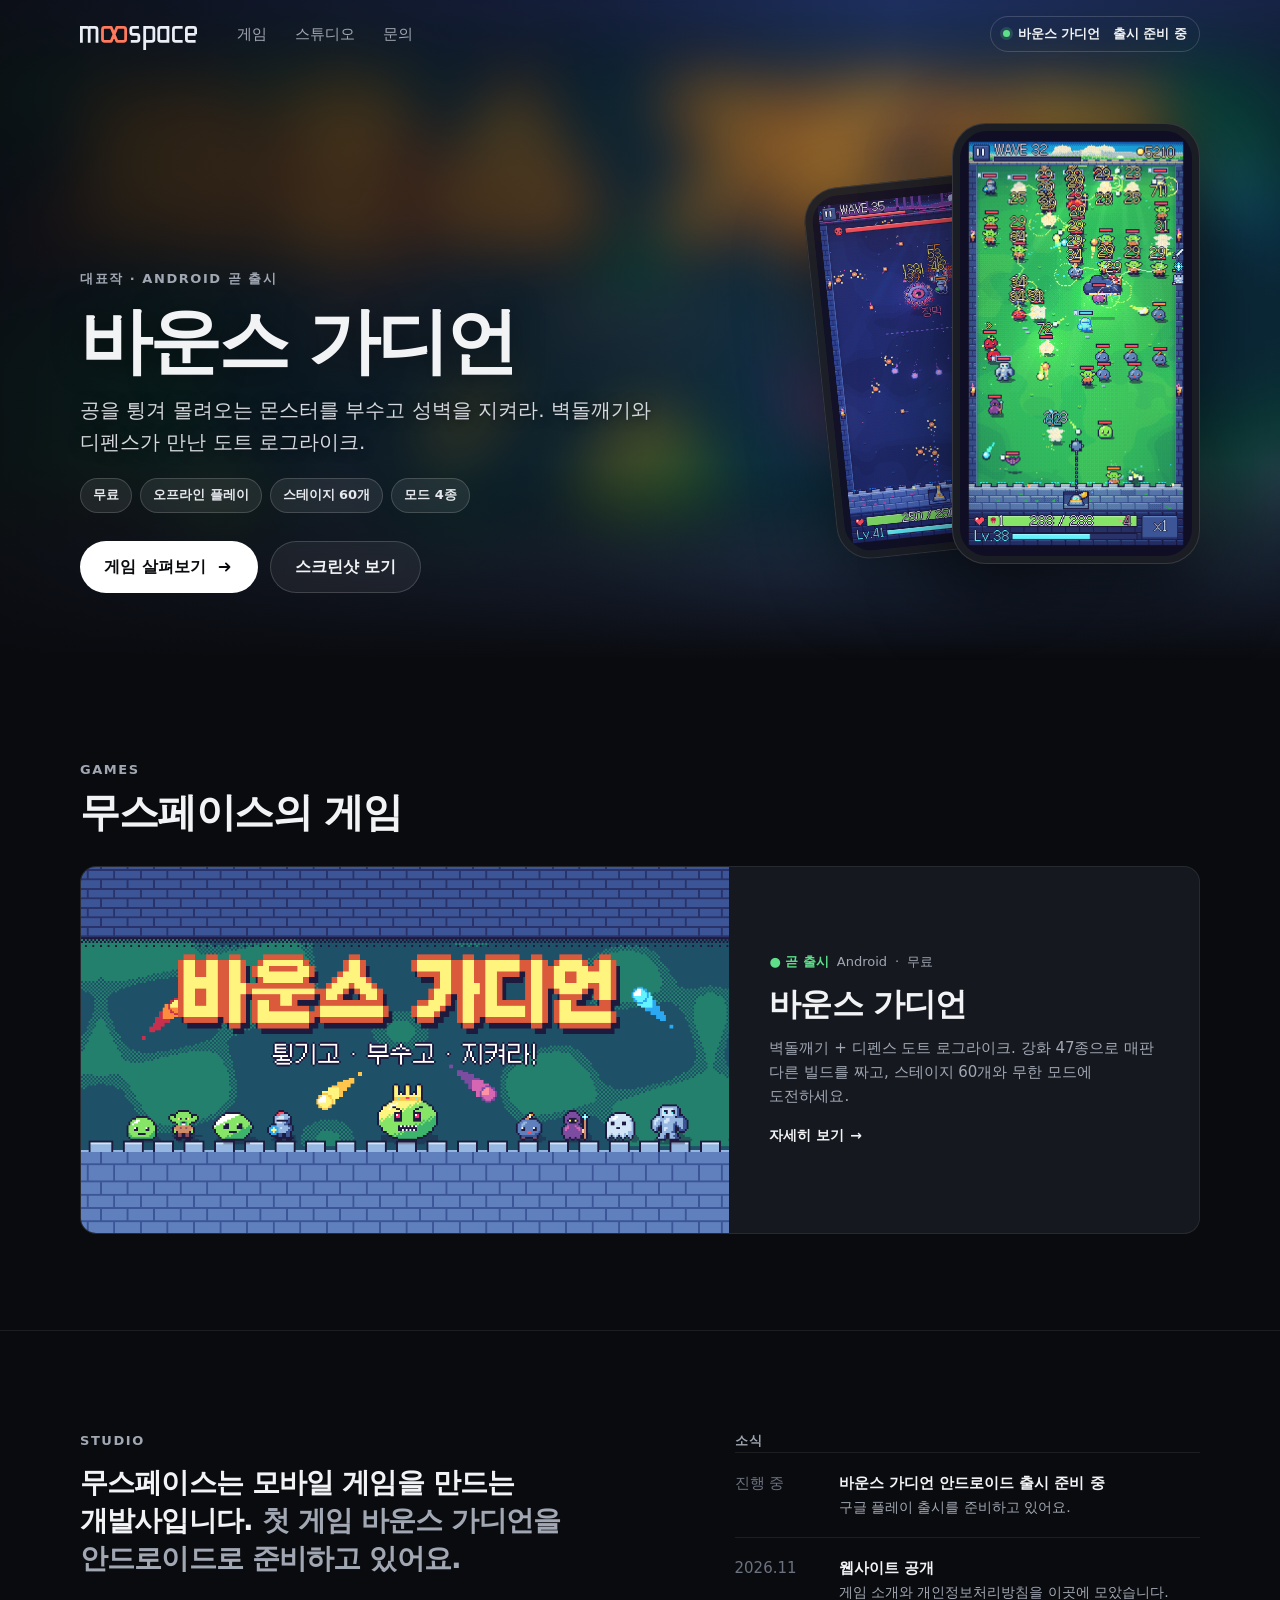
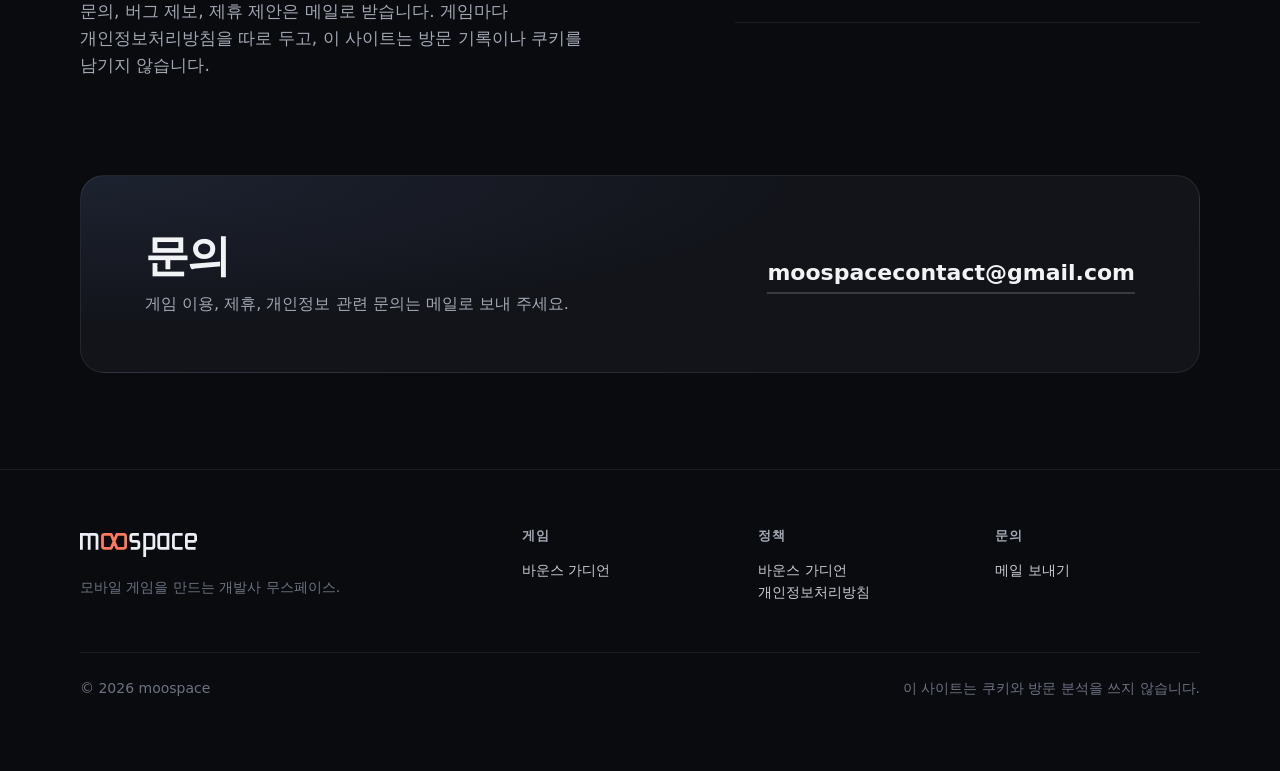
<file: index.html>
<!doctype html>
<html lang="ko">
<head>
<meta charset="utf-8">
<meta name="viewport" content="width=device-width, initial-scale=1">
<title>moospace · 무스페이스</title>
<meta name="description" content="게임 개발사 무스페이스(moospace)의 게임을 소개합니다.">
<meta name="theme-color" content="#0a0b0f">
<link rel="canonical" href="https://moul93.github.io/">
<link rel="icon" type="image/svg+xml" href="/assets/favicon.svg">
<link rel="icon" type="image/png" sizes="32x32" href="/assets/favicon-32.png">
<link rel="apple-touch-icon" href="/assets/apple-touch-icon.png">
<link rel="stylesheet" href="/assets/site.css">
<meta property="og:type" content="website">
<meta property="og:site_name" content="moospace">
<meta property="og:title" content="moospace · 무스페이스">
<meta property="og:description" content="게임 개발사 무스페이스(moospace)의 게임을 소개합니다.">
<meta property="og:url" content="https://moul93.github.io/">
<meta property="og:image" content="https://moul93.github.io/bounce-guardian/img/graphic.png">
<meta property="og:image:width" content="1024">
<meta property="og:image:height" content="578">
<meta property="og:locale" content="ko_KR">
<meta name="twitter:card" content="summary_large_image">
</head>
<body>
<header class="head">
  <div class="wrap">
    <a class="mark" href="/"><img src="/assets/moospace-wordmark.svg" width="117" height="24" alt="moospace"></a>
    <nav class="nav" aria-label="사이트">
      <a href="#games">게임</a><a href="#studio">스튜디오</a><a href="#contact">문의</a>
    </nav>
    <a class="pill" href="/bounce-guardian/"><span class="dot"></span><span class="long">바운스 가디언&nbsp;</span>출시 준비 중</a>
  </div>
</header>

<main>
  <!-- Featured game. To feature another game later, swap the images, text and links here. -->
  <section class="hero" aria-labelledby="hero-title">
    <div class="bg"><img src="/bounce-guardian/img/graphic.png" alt=""></div>
    <div class="wrap inner">
      <div>
        <span class="eyebrow">대표작 · Android 곧 출시</span>
        <h1 id="hero-title">바운스 가디언</h1>
        <p class="tag">공을 튕겨 몰려오는 몬스터를 부수고 성벽을 지켜라. 벽돌깨기와 디펜스가 만난 도트 로그라이크.</p>
        <ul class="facts-inline"><li>무료</li><li>오프라인 플레이</li><li>스테이지 60개</li><li>모드 4종</li></ul>
        <div class="cta">
          <a class="btn primary" href="/bounce-guardian/">게임 살펴보기 <svg viewBox="0 0 20 20" aria-hidden="true"><path d="M4 10h11m-4-4 4 4-4 4" fill="none" stroke="currentColor" stroke-width="2" stroke-linecap="round" stroke-linejoin="round"/></svg></a>
          <a class="btn ghost" href="/bounce-guardian/#shots">스크린샷 보기</a>
        </div>
        <div class="mobile-shot"><img src="/bounce-guardian/img/graphic.png" width="1024" height="578" alt="바운스 가디언 대표 이미지: 성벽 위로 몰려오는 슬라임 킹과 몬스터들"></div>
      </div>
      <div class="phones" aria-hidden="true">
        <div class="phone"><img src="/bounce-guardian/img/shot-1-battle.png" alt=""></div>
        <div class="phone"><img src="/bounce-guardian/img/shot-2-boss.png" alt=""></div>
      </div>
    </div>
  </section>

  <section class="section" id="games" aria-labelledby="games-title">
    <div class="wrap">
      <div class="sec-head">
        <div><span class="eyebrow">Games</span><h2 id="games-title">무스페이스의 게임</h2></div>
      </div>
      <!-- One <a class="game"> card per game, newest first. The grid lays out any number of cards
           by itself (see .shelf in /assets/site.css). Key art: 16:9 or close to it. -->
      <div class="shelf">
        <a class="game" href="/bounce-guardian/">
          <div class="art"><img src="/bounce-guardian/img/graphic.png" width="1024" height="578" alt="바운스 가디언 대표 이미지"></div>
          <div class="body">
            <div class="meta"><span class="status">● 곧 출시</span><span>Android</span><span>·</span><span>무료</span></div>
            <h3>바운스 가디언</h3>
            <p>벽돌깨기 + 디펜스 도트 로그라이크. 강화 47종으로 매판 다른 빌드를 짜고, 스테이지 60개와 무한 모드에 도전하세요.</p>
            <span class="go">자세히 보기 <span>→</span></span>
          </div>
        </a>
      </div>
    </div>
  </section>

  <section class="section" id="studio" aria-labelledby="studio-title">
    <div class="wrap studio">
      <div>
        <span class="eyebrow">Studio</span>
        <h2 class="lead" id="studio-title">무스페이스는 모바일 게임을 만드는 개발사입니다. <em>첫 게임 바운스 가디언을 안드로이드로 준비하고 있어요.</em></h2>
        <p>문의, 버그 제보, 제휴 제안은 메일로 받습니다. 게임마다 개인정보처리방침을 따로 두고, 이 사이트는 방문 기록이나 쿠키를 남기지 않습니다.</p>
      </div>
      <div>
        <span class="eyebrow">소식</span>
        <ul class="news">
          <li><span class="when">진행 중</span><div><b>바운스 가디언 안드로이드 출시 준비 중</b><span>구글 플레이 출시를 준비하고 있어요.</span></div></li>
          <li><time datetime="2026-11">2026.11</time><div><b>웹사이트 공개</b><span>게임 소개와 개인정보처리방침을 이곳에 모았습니다.</span></div></li>
        </ul>
      </div>
    </div>
  </section>

  <section class="wrap" id="contact" aria-labelledby="contact-title">
    <div class="contact">
      <div><h2 id="contact-title">문의</h2><p>게임 이용, 제휴, 개인정보 관련 문의는 메일로 보내 주세요.</p></div>
      <a class="mail" href="mailto:moospacecontact@gmail.com">moospacecontact@gmail.com</a>
    </div>
  </section>
</main>

<footer class="foot">
  <div class="wrap">
    <div class="grid">
      <div class="brand-col">
        <a class="mark" href="/"><img src="/assets/moospace-wordmark.svg" width="117" height="24" alt="moospace"></a>
        <p>모바일 게임을 만드는 개발사 무스페이스.</p>
      </div>
      <div><h4>게임</h4><ul><li><a href="/bounce-guardian/">바운스 가디언</a></li></ul></div>
      <div><h4>정책</h4><ul><li><a href="/bounce-guardian/privacy.html">바운스 가디언 개인정보처리방침</a></li></ul></div>
      <div><h4>문의</h4><ul><li><a href="mailto:moospacecontact@gmail.com">메일 보내기</a></li></ul></div>
    </div>
    <div class="copy"><span>© 2026 moospace</span><span>이 사이트는 쿠키와 방문 분석을 쓰지 않습니다.</span></div>
  </div>
</footer>
</body>
</html>
</file>
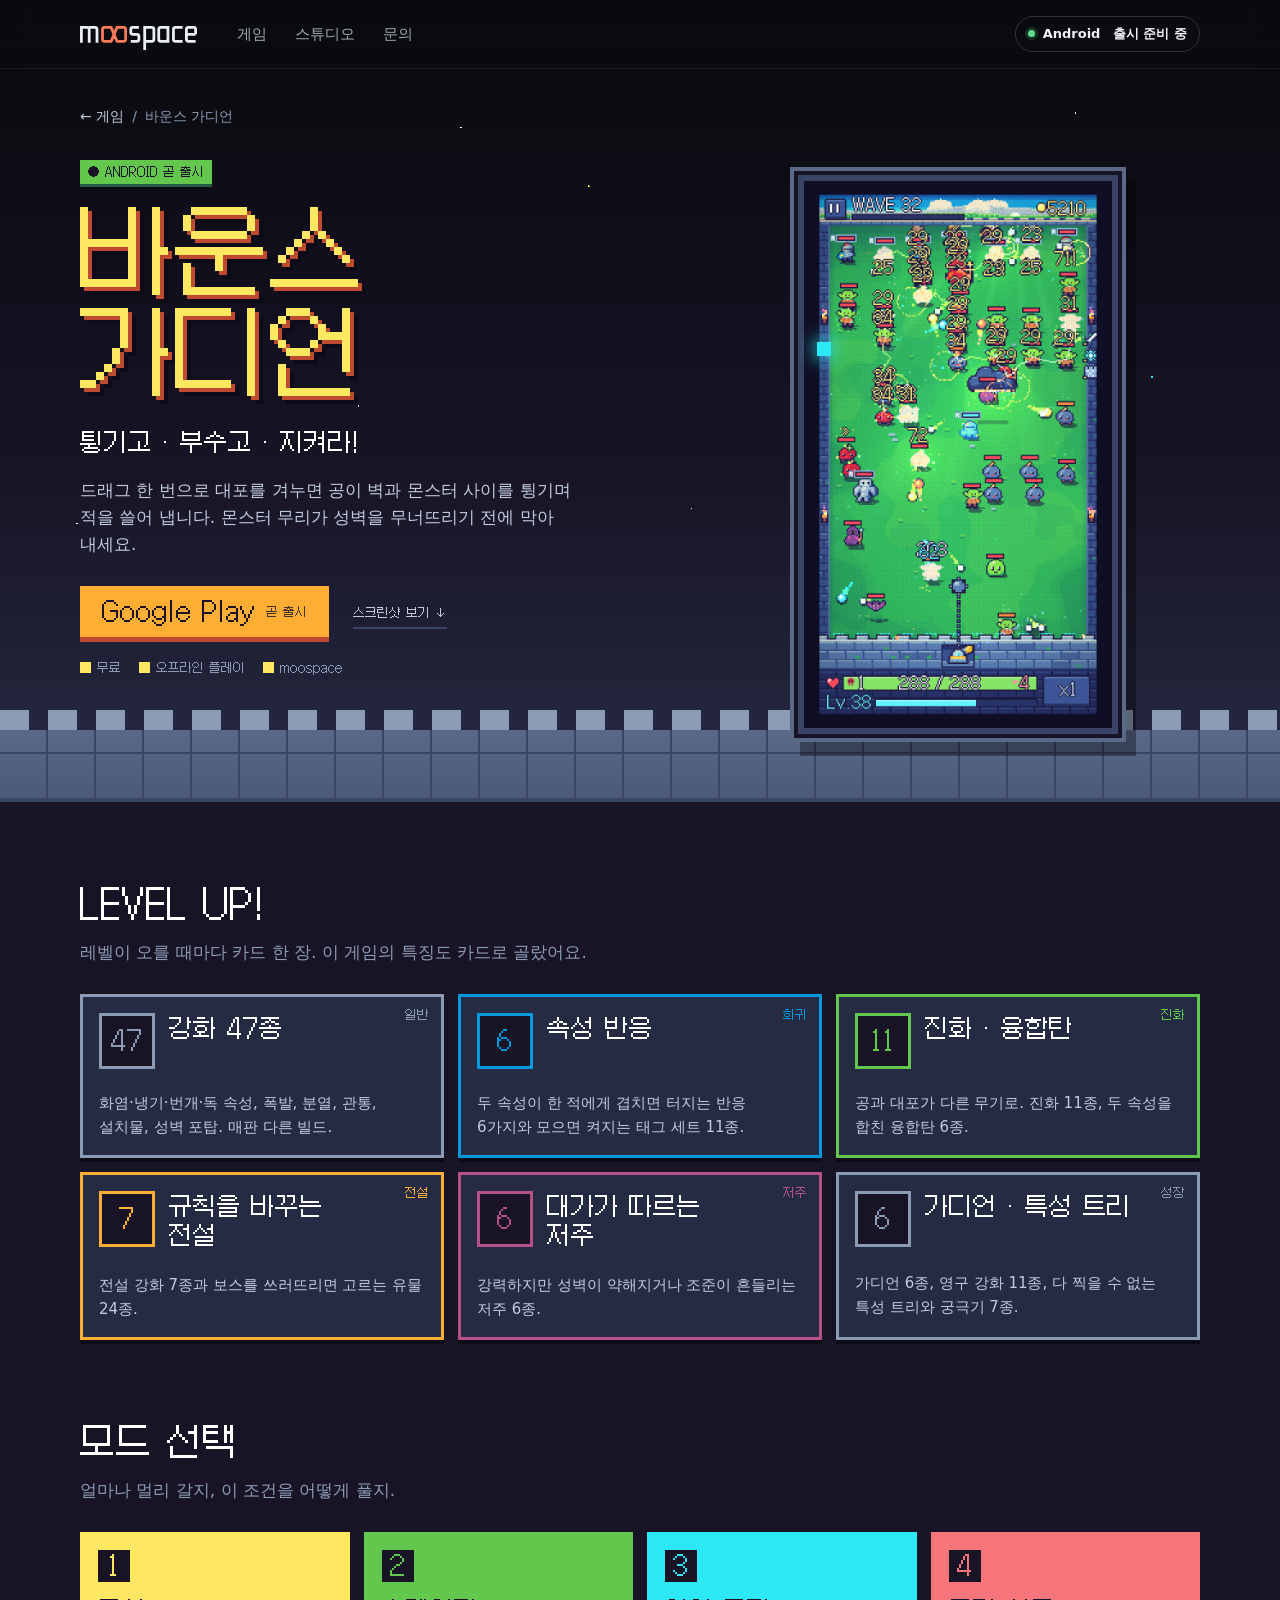
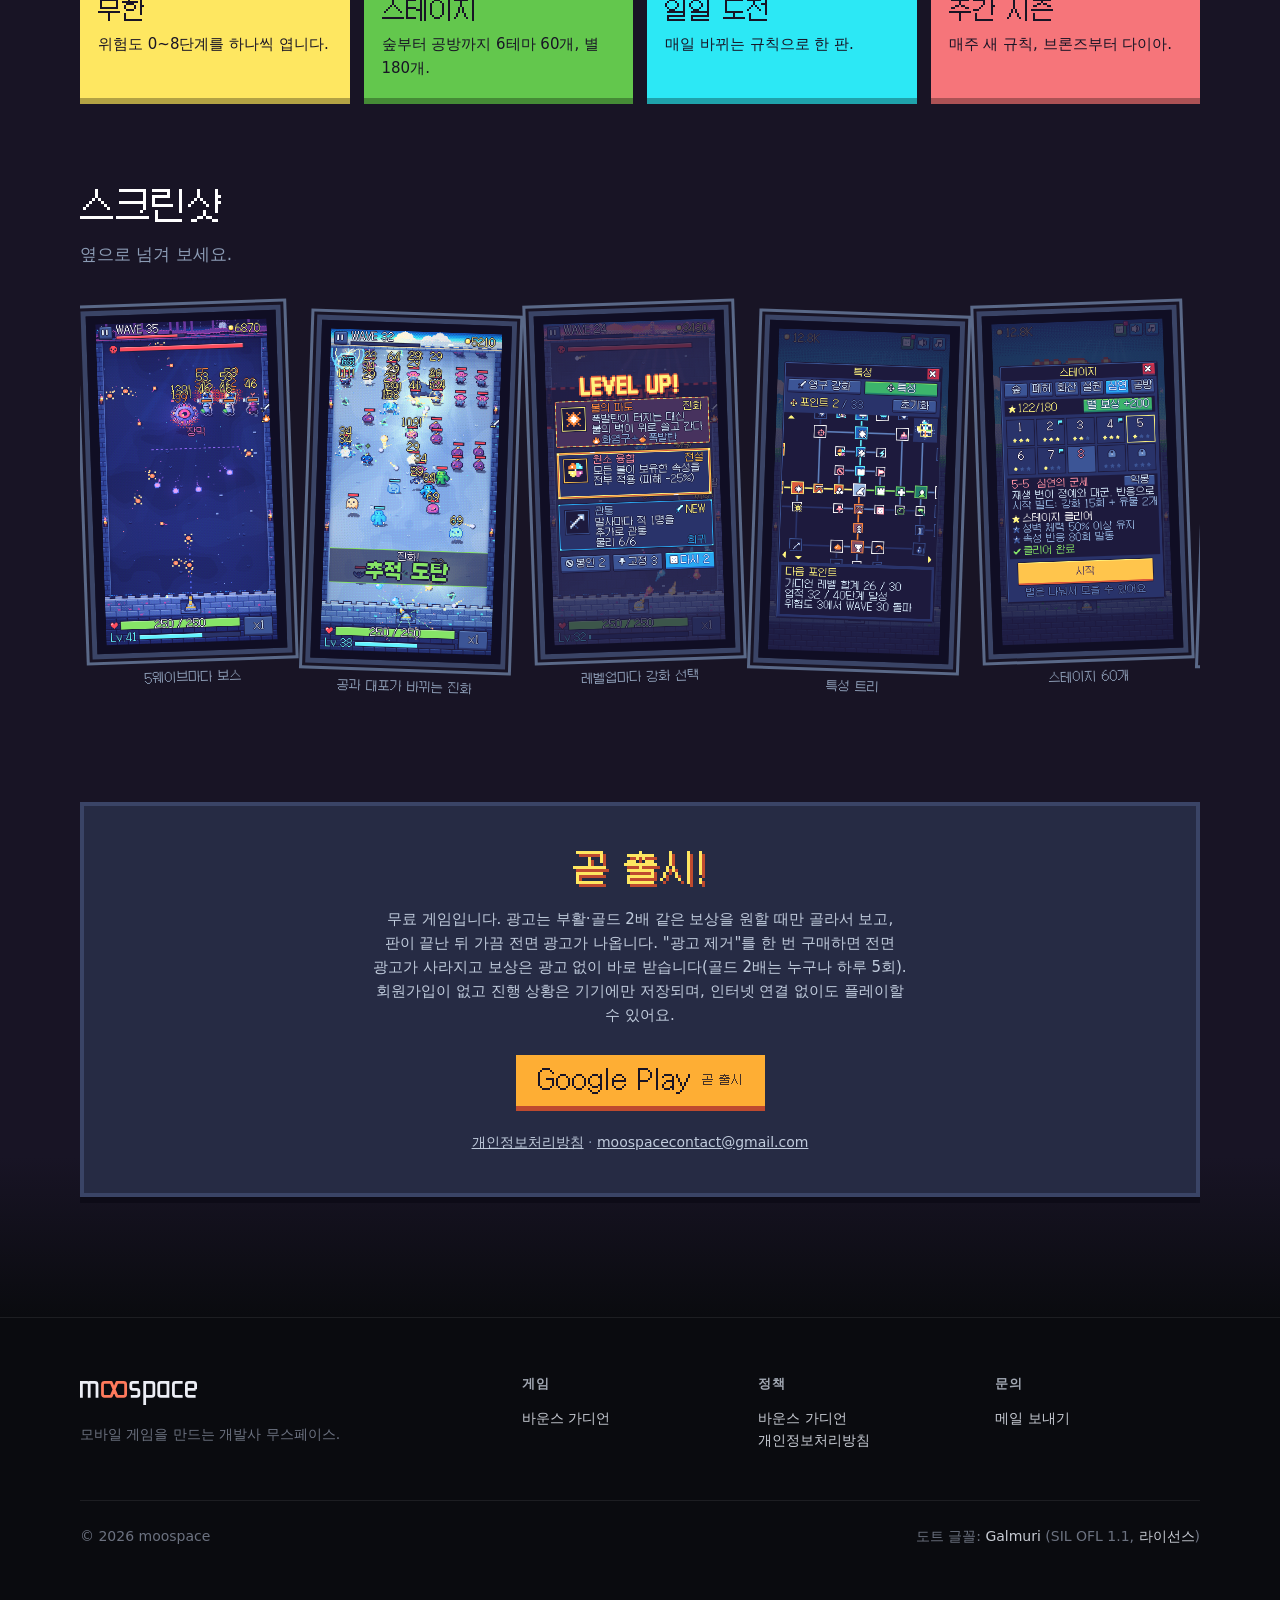
<file: bounce-guardian/index.html>
<!doctype html>
<html lang="ko">
<head>
<meta charset="utf-8">
<meta name="viewport" content="width=device-width, initial-scale=1">
<title>바운스 가디언 · 벽돌깨기 + 디펜스 도트 로그라이크</title>
<meta name="description" content="공을 튕겨 몰려오는 몬스터를 부수고 성벽을 지켜라! 벽돌깨기와 디펜스가 만난 도트 로그라이크.">
<meta name="theme-color" content="#0a0b0f">
<link rel="canonical" href="https://moul93.github.io/bounce-guardian/">
<link rel="icon" type="image/png" href="/bounce-guardian/img/icon-80.png">
<link rel="apple-touch-icon" href="/bounce-guardian/img/icon-160.png">
<link rel="preload" href="/bounce-guardian/fonts/Galmuri11.woff2" as="font" type="font/woff2" crossorigin>
<link rel="stylesheet" href="/assets/site.css">
<link rel="stylesheet" href="/bounce-guardian/game.css">
<meta property="og:type" content="website">
<meta property="og:site_name" content="moospace">
<meta property="og:title" content="바운스 가디언">
<meta property="og:description" content="공을 튕겨 몰려오는 몬스터를 부수고 성벽을 지켜라! 벽돌깨기와 디펜스가 만난 도트 로그라이크.">
<meta property="og:url" content="https://moul93.github.io/bounce-guardian/">
<meta property="og:image" content="https://moul93.github.io/bounce-guardian/img/graphic.png">
<meta property="og:image:width" content="1024">
<meta property="og:image:height" content="578">
<meta property="og:image:alt" content="바운스 가디언 대표 이미지">
<meta property="og:locale" content="ko_KR">
<meta name="twitter:card" content="summary_large_image">
</head>
<body>
<header class="head solid">
  <div class="wrap">
    <a class="mark" href="/"><img src="/assets/moospace-wordmark.svg" width="117" height="24" alt="moospace"></a>
    <nav class="nav" aria-label="사이트"><a href="/#games">게임</a><a href="/#studio">스튜디오</a><a href="/#contact">문의</a></nav>
    <a class="pill" href="#play"><span class="dot"></span><span class="long">Android&nbsp;</span>출시 준비 중</a>
  </div>
</header>

<main class="bg">
  <section class="sky">
    <div class="wrap">
      <p class="crumb"><a href="/">← 게임</a><span>/</span><span>바운스 가디언</span></p>
      <div class="grid">
        <div>
          <span class="badge">● ANDROID 곧 출시</span>
          <h1>바운스<br>가디언</h1>
          <p class="sub">튕기고 · 부수고 · 지켜라!</p>
          <p class="desc">드래그 한 번으로 대포를 겨누면 공이 벽과 몬스터 사이를 튕기며 적을 쓸어 냅니다. 몬스터 무리가 성벽을 무너뜨리기 전에 막아 내세요.</p>
          <div class="pbtns" id="play">
            <!-- GOOGLE PLAY: before launch this is a "coming soon" placeholder (not a link).
                 After launch replace the <span> with the official badge, unchanged and localized (Korean),
                 at least 28px tall with clear space of 1/4 of its height, linked to the store page:
                 <a href="https://play.google.com/store/apps/details?id=com.moospace.bounceguardian"><img src="/bounce-guardian/img/google-play-badge.png" alt="Google Play에서 다운로드" height="56"></a>
                 Badge files and rules: https://partnermarketinghub.withgoogle.com/brands/google-play/google-play/lockups-icons-badges/
                 Do the same in the "곧 출시!" block below. See site/README.md. -->
            <span class="pbtn" aria-disabled="true">Google Play <small>곧 출시</small></span>
            <a class="jump" href="#shots">스크린샷 보기 ↓</a>
          </div>
          <ul class="facts"><li>무료</li><li>오프라인 플레이</li><li>moospace</li></ul>
        </div>
        <div class="arena" aria-hidden="true">
          <span class="ball"></span>
          <div class="pframe"><img src="/bounce-guardian/img/shot-1-battle.png" alt=""></div>
        </div>
      </div>
    </div>
    <div class="wall" aria-hidden="true"></div>
  </section>

  <div class="wrap">
    <section class="gs" aria-labelledby="f-title">
      <h2 id="f-title">LEVEL UP!</h2>
      <p class="lead">레벨이 오를 때마다 카드 한 장. 이 게임의 특징도 카드로 골랐어요.</p>
      <div class="cards">
        <div class="lv"><div class="ic">47</div><span class="rar">일반</span><h3>강화 47종</h3><p>화염·냉기·번개·독 속성, 폭발, 분열, 관통, 설치물, 성벽 포탑. 매판 다른 빌드.</p></div>
        <div class="lv rare"><div class="ic">6</div><span class="rar">희귀</span><h3>속성 반응</h3><p>두 속성이 한 적에게 겹치면 터지는 반응 6가지와 모으면 켜지는 태그 세트 11종.</p></div>
        <div class="lv evo"><div class="ic">11</div><span class="rar">진화</span><h3>진화 · 융합탄</h3><p>공과 대포가 다른 무기로. 진화 11종, 두 속성을 합친 융합탄 6종.</p></div>
        <div class="lv legend"><div class="ic">7</div><span class="rar">전설</span><h3>규칙을 바꾸는 전설</h3><p>전설 강화 7종과 보스를 쓰러뜨리면 고르는 유물 24종.</p></div>
        <div class="lv curse"><div class="ic">6</div><span class="rar">저주</span><h3>대가가 따르는 저주</h3><p>강력하지만 성벽이 약해지거나 조준이 흔들리는 저주 6종.</p></div>
        <div class="lv"><div class="ic">6</div><span class="rar">성장</span><h3>가디언 · 특성 트리</h3><p>가디언 6종, 영구 강화 11종, 다 찍을 수 없는 특성 트리와 궁극기 7종.</p></div>
      </div>
    </section>

    <section class="gs" aria-labelledby="m-title">
      <h2 id="m-title">모드 선택</h2>
      <p class="lead">얼마나 멀리 갈지, 이 조건을 어떻게 풀지.</p>
      <div class="modes">
        <div class="mode" style="--c:#fee761"><b>1</b><h3>무한</h3><p>위험도 0~8단계를 하나씩 엽니다.</p></div>
        <div class="mode" style="--c:#63c74d"><b>2</b><h3>스테이지</h3><p>숲부터 공방까지 6테마 60개, 별 180개.</p></div>
        <div class="mode" style="--c:#2ce8f5"><b>3</b><h3>일일 도전</h3><p>매일 바뀌는 규칙으로 한 판.</p></div>
        <div class="mode" style="--c:#f6757a"><b>4</b><h3>주간 시즌</h3><p>매주 새 규칙, 브론즈부터 다이아.</p></div>
      </div>
    </section>

    <section class="gs" id="shots" aria-labelledby="s-title">
      <h2 id="s-title">스크린샷</h2>
      <p class="lead">옆으로 넘겨 보세요.</p>
      <div class="shots">
        <figure><div class="pframe"><img src="/bounce-guardian/img/shot-2-boss.png" width="720" height="1280" alt="보스전: 심연의 공허의 눈"></div><figcaption>5웨이브마다 보스</figcaption></figure>
        <figure><div class="pframe"><img src="/bounce-guardian/img/shot-7-evolution.png" width="720" height="1280" alt="진화 획득 연출" loading="lazy"></div><figcaption>공과 대포가 바뀌는 진화</figcaption></figure>
        <figure><div class="pframe"><img src="/bounce-guardian/img/shot-3-levelup.png" width="720" height="1280" alt="레벨업 강화 카드: 진화·전설·희귀" loading="lazy"></div><figcaption>레벨업마다 강화 선택</figcaption></figure>
        <figure><div class="pframe"><img src="/bounce-guardian/img/shot-4-tree.png" width="720" height="1280" alt="특성 트리 화면" loading="lazy"></div><figcaption>특성 트리</figcaption></figure>
        <figure><div class="pframe"><img src="/bounce-guardian/img/shot-5-stages.png" width="720" height="1280" alt="스테이지 목록 화면" loading="lazy"></div><figcaption>스테이지 60개</figcaption></figure>
        <figure><div class="pframe"><img src="/bounce-guardian/img/shot-8-guardian.png" width="720" height="1280" alt="가디언 목록 화면" loading="lazy"></div><figcaption>가디언 6종</figcaption></figure>
        <figure><div class="pframe"><img src="/bounce-guardian/img/shot-6-home.png" width="720" height="1280" alt="홈 화면" loading="lazy"></div><figcaption>홈</figcaption></figure>
      </div>
    </section>

    <section class="final" aria-labelledby="p-title">
      <h2 id="p-title">곧 출시!</h2>
      <p>무료 게임입니다. 광고는 부활·골드 2배 같은 보상을 원할 때만 골라서 보고, 판이 끝난 뒤 가끔 전면 광고가 나옵니다. "광고 제거"를 한 번 구매하면 전면 광고가 사라지고 보상은 광고 없이 바로 받습니다(골드 2배는 누구나 하루 5회). 회원가입이 없고 진행 상황은 기기에만 저장되며, 인터넷 연결 없이도 플레이할 수 있어요.</p>
      <!-- GOOGLE PLAY: replace with the official badge after launch (see the comment at the top) -->
      <div class="pbtns"><span class="pbtn" aria-disabled="true">Google Play <small>곧 출시</small></span></div>
      <p class="fine"><a href="/bounce-guardian/privacy.html">개인정보처리방침</a> · <a href="mailto:moospacecontact@gmail.com">moospacecontact@gmail.com</a></p>
    </section>
    <div class="tail"></div>
  </div>
</main>

<footer class="foot">
  <div class="wrap">
    <div class="grid">
      <div class="brand-col">
        <a class="mark" href="/"><img src="/assets/moospace-wordmark.svg" width="117" height="24" alt="moospace"></a>
        <p>모바일 게임을 만드는 개발사 무스페이스.</p>
      </div>
      <div><h4>게임</h4><ul><li><a href="/bounce-guardian/">바운스 가디언</a></li></ul></div>
      <div><h4>정책</h4><ul><li><a href="/bounce-guardian/privacy.html">바운스 가디언 개인정보처리방침</a></li></ul></div>
      <div><h4>문의</h4><ul><li><a href="mailto:moospacecontact@gmail.com">메일 보내기</a></li></ul></div>
    </div>
    <div class="copy"><span>© 2026 moospace</span><span>도트 글꼴: <a href="https://github.com/quiple/galmuri">Galmuri</a> (SIL OFL 1.1, <a href="/bounce-guardian/fonts/OFL.txt">라이선스</a>)</span></div>
  </div>
</footer>
</body>
</html>
</file>
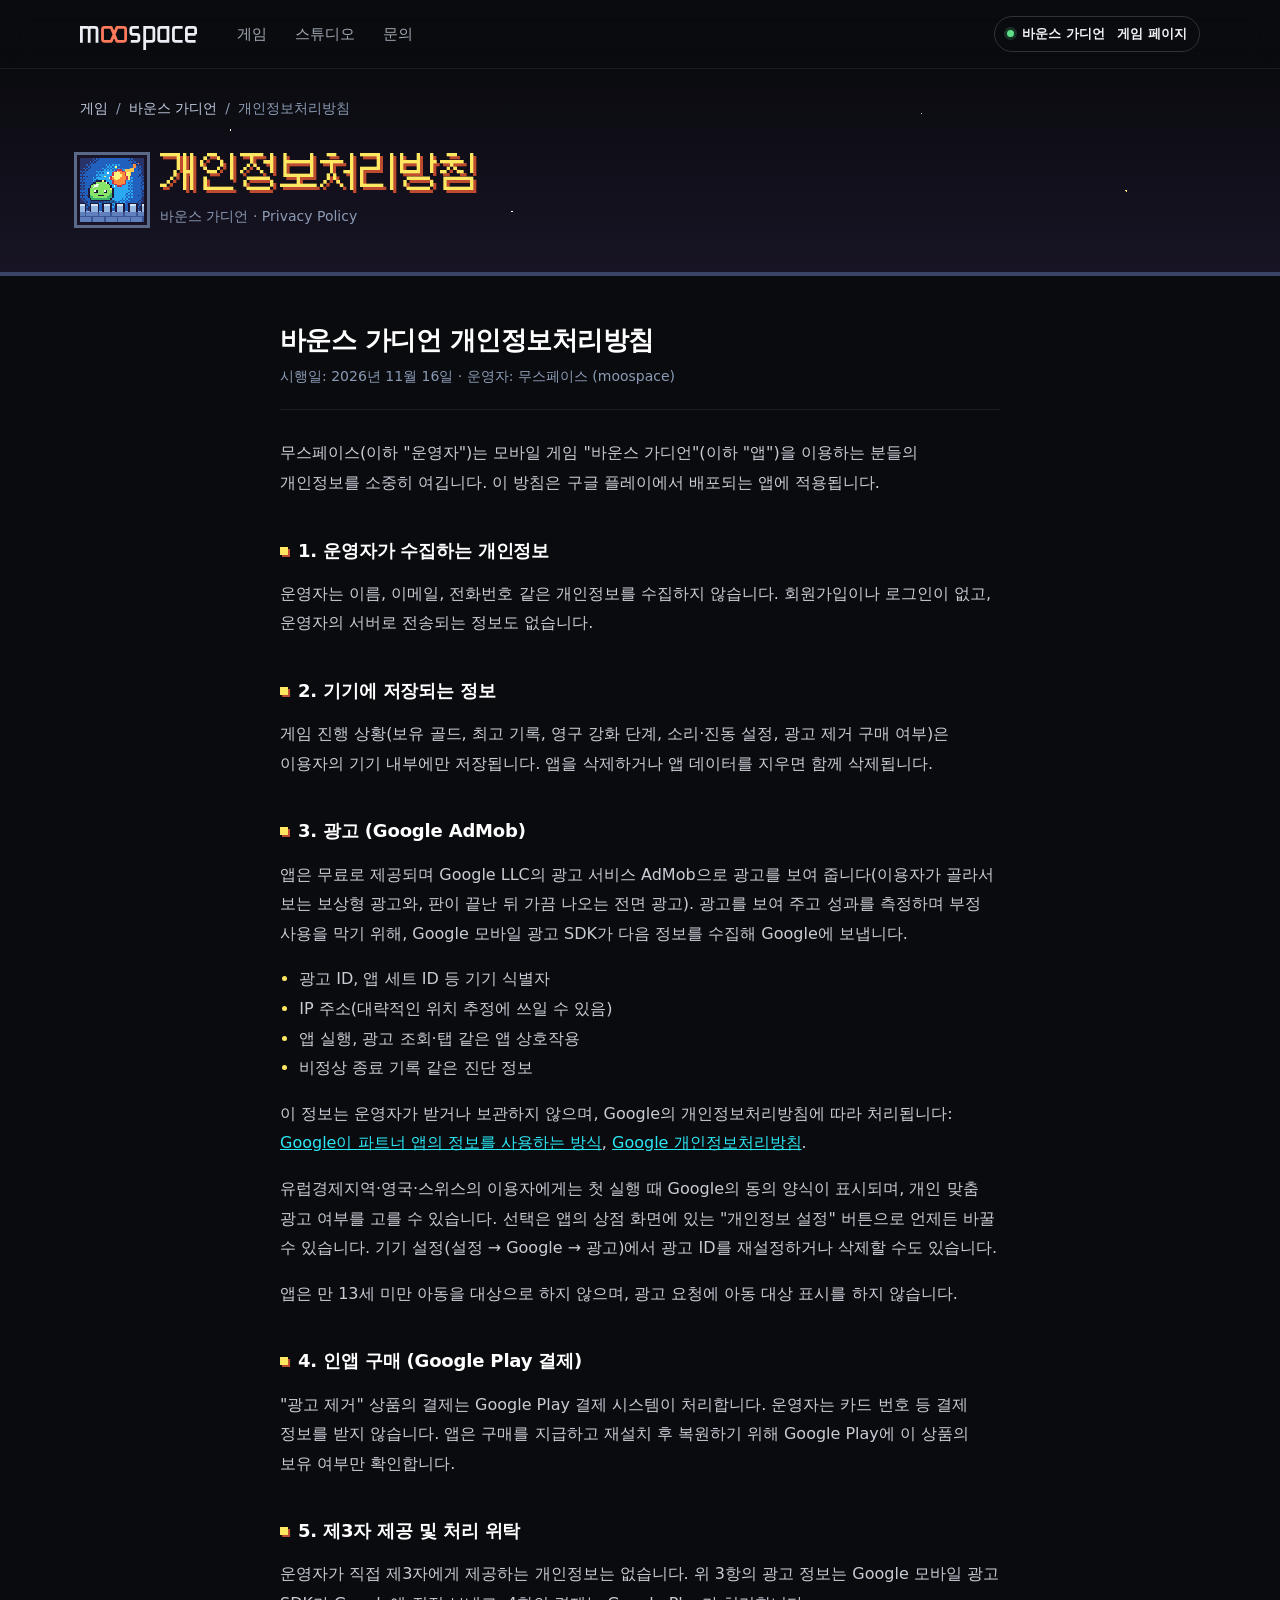
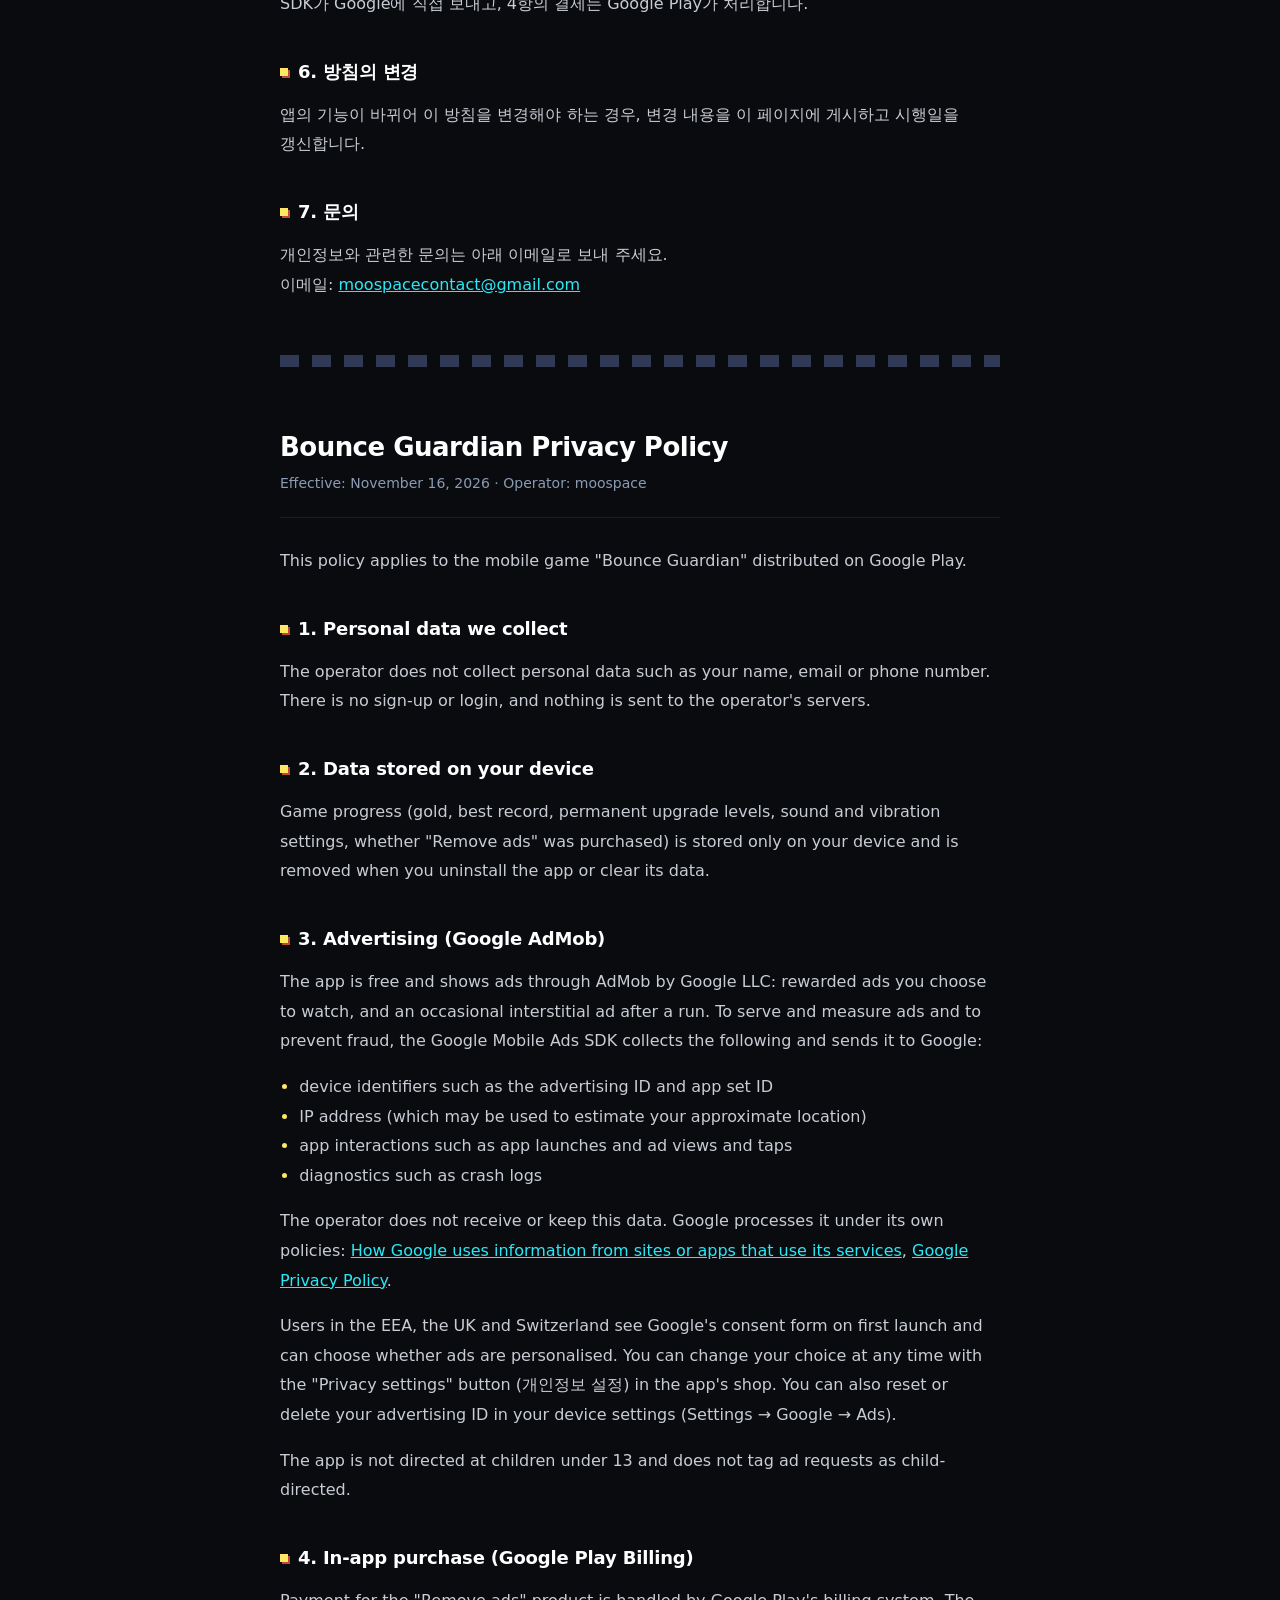
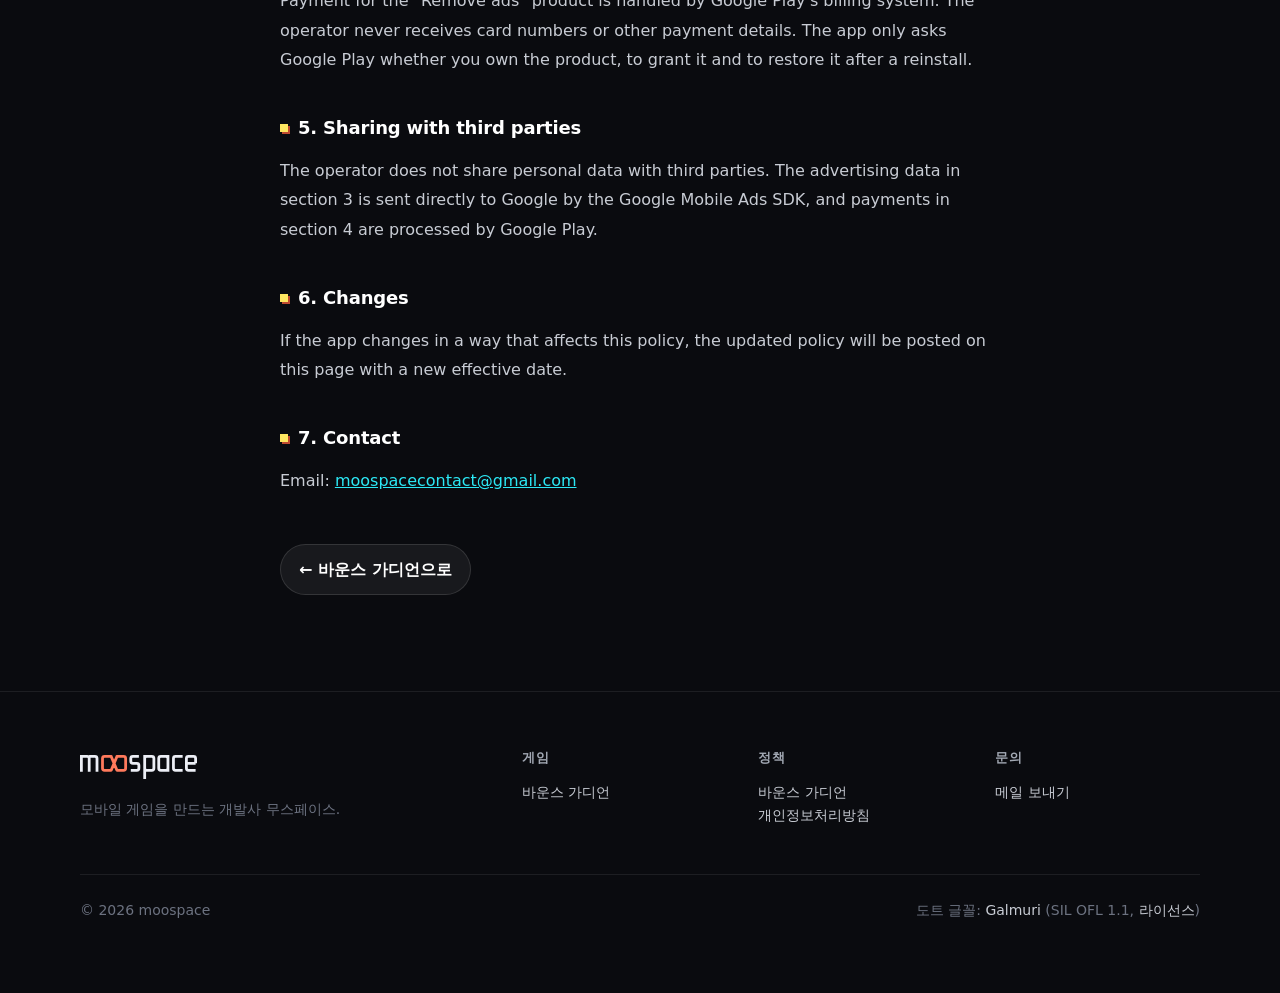
<file: bounce-guardian/privacy.html>
<!doctype html>
<html lang="ko">
<head>
<meta charset="utf-8">
<meta name="viewport" content="width=device-width, initial-scale=1">
<title>바운스 가디언 개인정보처리방침</title>
<meta name="description" content="바운스 가디언(무스페이스) 개인정보처리방침 · Bounce Guardian Privacy Policy">
<meta name="theme-color" content="#0a0b0f">
<link rel="canonical" href="https://moul93.github.io/bounce-guardian/privacy.html">
<link rel="icon" type="image/png" href="/bounce-guardian/img/icon-80.png">
<link rel="apple-touch-icon" href="/bounce-guardian/img/icon-160.png">
<link rel="stylesheet" href="/assets/site.css">
<link rel="stylesheet" href="/bounce-guardian/game.css">
<meta property="og:type" content="article">
<meta property="og:site_name" content="moospace">
<meta property="og:title" content="바운스 가디언 개인정보처리방침">
<meta property="og:description" content="Bounce Guardian Privacy Policy">
<meta property="og:url" content="https://moul93.github.io/bounce-guardian/privacy.html">
<meta property="og:image" content="https://moul93.github.io/bounce-guardian/img/graphic.png">
<meta property="og:locale" content="ko_KR">
</head>
<body>
<header class="head solid">
  <div class="wrap">
    <a class="mark" href="/"><img src="/assets/moospace-wordmark.svg" width="117" height="24" alt="moospace"></a>
    <nav class="nav" aria-label="사이트"><a href="/#games">게임</a><a href="/#studio">스튜디오</a><a href="/#contact">문의</a></nav>
    <a class="pill" href="/bounce-guardian/"><span class="dot"></span><span class="long">바운스 가디언&nbsp;</span>게임 페이지</a>
  </div>
</header>

<main class="bg doc-page">
  <section class="doc-head">
    <div class="wrap">
      <p class="crumb"><a href="/">게임</a><span>/</span><a href="/bounce-guardian/">바운스 가디언</a><span>/</span><span>개인정보처리방침</span></p>
      <div class="t">
        <img class="pixel" src="/bounce-guardian/img/icon-80.png" width="64" height="64" alt="">
        <div><p class="ttl">개인정보처리방침</p><p>바운스 가디언 · Privacy Policy</p></div>
      </div>
    </div>
  </section>
  <div class="wrap">
    <article class="doc">
<!-- POLICY:START (generated by site/sync-privacy.mjs from store-assets/play/privacy-policy.html; do not edit by hand) -->
<h1>바운스 가디언 개인정보처리방침</h1>
<p class="meta">시행일: 2026년 11월 16일 · 운영자: 무스페이스 (moospace)</p>

<p>무스페이스(이하 "운영자")는 모바일 게임 "바운스 가디언"(이하 "앱")을 이용하는 분들의 개인정보를 소중히 여깁니다. 이 방침은 구글 플레이에서 배포되는 앱에 적용됩니다.</p>

<h2>1. 운영자가 수집하는 개인정보</h2>
<p>운영자는 이름, 이메일, 전화번호 같은 개인정보를 수집하지 않습니다. 회원가입이나 로그인이 없고, 운영자의 서버로 전송되는 정보도 없습니다.</p>

<h2>2. 기기에 저장되는 정보</h2>
<p>게임 진행 상황(보유 골드, 최고 기록, 영구 강화 단계, 소리·진동 설정, 광고 제거 구매 여부)은 이용자의 기기 내부에만 저장됩니다. 앱을 삭제하거나 앱 데이터를 지우면 함께 삭제됩니다.</p>

<h2>3. 광고 (Google AdMob)</h2>
<p>앱은 무료로 제공되며 Google LLC의 광고 서비스 AdMob으로 광고를 보여 줍니다(이용자가 골라서 보는 보상형 광고와, 판이 끝난 뒤 가끔 나오는 전면 광고). 광고를 보여 주고 성과를 측정하며 부정 사용을 막기 위해, Google 모바일 광고 SDK가 다음 정보를 수집해 Google에 보냅니다.</p>
<ul>
  <li>광고 ID, 앱 세트 ID 등 기기 식별자</li>
  <li>IP 주소(대략적인 위치 추정에 쓰일 수 있음)</li>
  <li>앱 실행, 광고 조회·탭 같은 앱 상호작용</li>
  <li>비정상 종료 기록 같은 진단 정보</li>
</ul>
<p>이 정보는 운영자가 받거나 보관하지 않으며, Google의 개인정보처리방침에 따라 처리됩니다: <a href="https://policies.google.com/technologies/partner-sites">Google이 파트너 앱의 정보를 사용하는 방식</a>, <a href="https://policies.google.com/privacy">Google 개인정보처리방침</a>.</p>
<p>유럽경제지역·영국·스위스의 이용자에게는 첫 실행 때 Google의 동의 양식이 표시되며, 개인 맞춤 광고 여부를 고를 수 있습니다. 선택은 앱의 상점 화면에 있는 "개인정보 설정" 버튼으로 언제든 바꿀 수 있습니다. 기기 설정(설정 → Google → 광고)에서 광고 ID를 재설정하거나 삭제할 수도 있습니다.</p>
<p>앱은 만 13세 미만 아동을 대상으로 하지 않으며, 광고 요청에 아동 대상 표시를 하지 않습니다.</p>

<h2>4. 인앱 구매 (Google Play 결제)</h2>
<p>"광고 제거" 상품의 결제는 Google Play 결제 시스템이 처리합니다. 운영자는 카드 번호 등 결제 정보를 받지 않습니다. 앱은 구매를 지급하고 재설치 후 복원하기 위해 Google Play에 이 상품의 보유 여부만 확인합니다.</p>

<h2>5. 제3자 제공 및 처리 위탁</h2>
<p>운영자가 직접 제3자에게 제공하는 개인정보는 없습니다. 위 3항의 광고 정보는 Google 모바일 광고 SDK가 Google에 직접 보내고, 4항의 결제는 Google Play가 처리합니다.</p>

<h2>6. 방침의 변경</h2>
<p>앱의 기능이 바뀌어 이 방침을 변경해야 하는 경우, 변경 내용을 이 페이지에 게시하고 시행일을 갱신합니다.</p>

<h2>7. 문의</h2>
<p>개인정보와 관련한 문의는 아래 이메일로 보내 주세요.<br>
이메일: <a href="mailto:moospacecontact@gmail.com">moospacecontact@gmail.com</a></p>

<hr>

<h1 lang="en">Bounce Guardian Privacy Policy</h1>
<p class="meta" lang="en">Effective: November 16, 2026 · Operator: moospace</p>
<div lang="en">
<p>This policy applies to the mobile game "Bounce Guardian" distributed on Google Play.</p>
<h2>1. Personal data we collect</h2>
<p>The operator does not collect personal data such as your name, email or phone number. There is no sign-up or login, and nothing is sent to the operator's servers.</p>
<h2>2. Data stored on your device</h2>
<p>Game progress (gold, best record, permanent upgrade levels, sound and vibration settings, whether "Remove ads" was purchased) is stored only on your device and is removed when you uninstall the app or clear its data.</p>
<h2>3. Advertising (Google AdMob)</h2>
<p>The app is free and shows ads through AdMob by Google LLC: rewarded ads you choose to watch, and an occasional interstitial ad after a run. To serve and measure ads and to prevent fraud, the Google Mobile Ads SDK collects the following and sends it to Google:</p>
<ul>
  <li>device identifiers such as the advertising ID and app set ID</li>
  <li>IP address (which may be used to estimate your approximate location)</li>
  <li>app interactions such as app launches and ad views and taps</li>
  <li>diagnostics such as crash logs</li>
</ul>
<p>The operator does not receive or keep this data. Google processes it under its own policies: <a href="https://policies.google.com/technologies/partner-sites">How Google uses information from sites or apps that use its services</a>, <a href="https://policies.google.com/privacy">Google Privacy Policy</a>.</p>
<p>Users in the EEA, the UK and Switzerland see Google's consent form on first launch and can choose whether ads are personalised. You can change your choice at any time with the "Privacy settings" button (개인정보 설정) in the app's shop. You can also reset or delete your advertising ID in your device settings (Settings → Google → Ads).</p>
<p>The app is not directed at children under 13 and does not tag ad requests as child-directed.</p>
<h2>4. In-app purchase (Google Play Billing)</h2>
<p>Payment for the "Remove ads" product is handled by Google Play's billing system. The operator never receives card numbers or other payment details. The app only asks Google Play whether you own the product, to grant it and to restore it after a reinstall.</p>
<h2>5. Sharing with third parties</h2>
<p>The operator does not share personal data with third parties. The advertising data in section 3 is sent directly to Google by the Google Mobile Ads SDK, and payments in section 4 are processed by Google Play.</p>
<h2>6. Changes</h2>
<p>If the app changes in a way that affects this policy, the updated policy will be posted on this page with a new effective date.</p>
<h2>7. Contact</h2>
<p>Email: <a href="mailto:moospacecontact@gmail.com">moospacecontact@gmail.com</a></p>
</div>
<!-- POLICY:END -->
    </article>
    <div class="doc-end"><a href="/bounce-guardian/">← 바운스 가디언으로</a></div>
  </div>
</main>

<footer class="foot">
  <div class="wrap">
    <div class="grid">
      <div class="brand-col">
        <a class="mark" href="/"><img src="/assets/moospace-wordmark.svg" width="117" height="24" alt="moospace"></a>
        <p>모바일 게임을 만드는 개발사 무스페이스.</p>
      </div>
      <div><h4>게임</h4><ul><li><a href="/bounce-guardian/">바운스 가디언</a></li></ul></div>
      <div><h4>정책</h4><ul><li><a href="/bounce-guardian/privacy.html">바운스 가디언 개인정보처리방침</a></li></ul></div>
      <div><h4>문의</h4><ul><li><a href="mailto:moospacecontact@gmail.com">메일 보내기</a></li></ul></div>
    </div>
    <div class="copy"><span>© 2026 moospace</span><span>도트 글꼴: <a href="https://github.com/quiple/galmuri">Galmuri</a> (SIL OFL 1.1, <a href="/bounce-guardian/fonts/OFL.txt">라이선스</a>)</span></div>
  </div>
</footer>
</body>
</html>
</file>
<file: assets/site.css>
/* moospace studio site: the shared stylesheet ("Spotlight": dark, cinematic, store-style).
   The studio stays in the dark like a stage; each game's key art is the light.
   Every page loads this file: header (.head), footer (.foot), the home page, the 404 page.
   A game page adds its own /<game-id>/game.css with every rule scoped under its <main class="…">,
   so the header and footer stay the same across the whole site. No web fonts here.
   Type scale: 13 / 15 / 17 / 20 / 28 / 40 / 64.  Spacing: 4 / 8 / 12 / 16 / 24 / 32 / 48 / 64 / 96 / 128. */

:root {
  color-scheme: dark;
  --bg: #0a0b0f;
  --bg-2: #111319;
  --card: #15181f;
  --line: rgba(255, 255, 255, 0.08);
  --line-2: rgba(255, 255, 255, 0.16);
  --text: #f2f3f5;
  --muted: #a2a8b3;
  --faint: #6c7280;
  --sans: system-ui, -apple-system, 'Segoe UI', 'Apple SD Gothic Neo', 'Malgun Gothic', 'Noto Sans KR', sans-serif;
  --r: 16px;
}
* { box-sizing: border-box; }
html { -webkit-text-size-adjust: 100%; scroll-behavior: smooth; }
body { margin: 0; background: var(--bg); color: var(--text); font: 16px/1.6 var(--sans); word-break: keep-all; overflow-wrap: anywhere; -webkit-font-smoothing: antialiased; }
img { max-width: 100%; height: auto; display: block; }
a { color: inherit; }
:focus-visible { outline: 2px solid #fff; outline-offset: 3px; border-radius: 6px; }
.wrap { max-width: 1200px; margin: 0 auto; padding: 0 20px; }
@media (min-width: 768px) { .wrap { padding: 0 40px; } }

/* ---- header */
.head { position: absolute; inset: 0 0 auto; z-index: 20; }
.head.solid { position: sticky; top: 0; background: rgba(10, 11, 15, 0.82); -webkit-backdrop-filter: blur(14px) saturate(1.4); backdrop-filter: blur(14px) saturate(1.4); border-bottom: 1px solid var(--line); }
.head .wrap { height: 68px; display: flex; align-items: center; gap: 24px; }
.mark { display: inline-flex; align-items: center; gap: 10px; text-decoration: none; font-weight: 800; font-size: 18px; letter-spacing: -0.03em; }
.mark img { display: block; height: 24px; width: auto; margin-top: 7px; } /* the image box includes the p descender: this centres the x-height */
.nav { display: none; gap: 28px; margin-left: 16px; font-size: 15px; }
.nav a { color: var(--muted); text-decoration: none; transition: color .15s; }
.nav a:hover { color: var(--text); }
.head .pill { margin-left: auto; white-space: nowrap; font-size: 13px; font-weight: 600; color: var(--text); padding: 7px 12px; border: 1px solid var(--line-2); border-radius: 999px; text-decoration: none; display: inline-flex; gap: 8px; align-items: center; transition: background .15s; }
.head .pill:hover { background: rgba(255,255,255,.08); }
.pill .long { display: none; }
@media (min-width: 560px) { .pill .long { display: inline; } }
.dot { width: 7px; height: 7px; border-radius: 50%; background: #5ee08a; box-shadow: 0 0 0 3px rgba(94,224,138,.18); }
@media (min-width: 768px) { .nav { display: flex; } }

/* ---- buttons */
.btn { display: inline-flex; align-items: center; justify-content: center; gap: 10px; height: 52px; padding: 0 24px; border-radius: 999px; font-weight: 700; font-size: 16px; text-decoration: none; transition: transform .15s, background .15s, box-shadow .15s; }
.btn.primary { background: #fff; color: #0a0b0f; }
.btn.primary:hover { transform: translateY(-1px); box-shadow: 0 10px 30px rgba(255,255,255,.18); }
.btn.ghost { color: var(--text); background: rgba(255,255,255,.06); border: 1px solid var(--line-2); -webkit-backdrop-filter: blur(8px); backdrop-filter: blur(8px); }
.btn.ghost:hover { background: rgba(255,255,255,.12); }
.btn svg { width: 18px; height: 18px; }

/* ---- hero: the featured game fills the stage */
.hero { position: relative; overflow: hidden; isolation: isolate; padding: 120px 0 48px; display: flex; align-items: flex-end; }
.hero .bg { position: absolute; inset: 0; z-index: -2; }
.hero .bg img { width: 100%; height: 100%; object-fit: cover; object-position: 50% 70%; transform: scale(1.25); filter: blur(26px) saturate(1.35) brightness(.8); }
/* the key art carries its own logo text, so behind a title it is only colour and light */
.hero::before { content: ''; position: absolute; inset: 0; z-index: -1;
  background: linear-gradient(180deg, rgba(10,11,15,.55) 0%, rgba(10,11,15,.2) 30%, rgba(10,11,15,.75) 68%, var(--bg) 100%); }
.hero .inner { display: grid; gap: 40px; align-items: end; width: 100%; }
.eyebrow { display: inline-flex; align-items: center; gap: 8px; font-size: 13px; font-weight: 700; letter-spacing: .12em; text-transform: uppercase; color: var(--muted); }
.hero h1 { font-size: clamp(44px, 9vw, 72px); line-height: 1.02; letter-spacing: -0.045em; font-weight: 850; margin: 14px 0 0; text-shadow: 0 2px 30px rgba(0,0,0,.5); }
.hero .tag { font-size: clamp(17px, 2.2vw, 20px); color: #d6d9df; margin: 16px 0 0; max-width: 30em; text-shadow: 0 1px 12px rgba(0,0,0,.6); }
.facts-inline { display: flex; flex-wrap: wrap; gap: 8px; margin: 20px 0 0; padding: 0; list-style: none; }
.facts-inline li { font-size: 13px; font-weight: 600; color: #e7e9ee; padding: 6px 12px; border-radius: 999px; background: rgba(255,255,255,.08); border: 1px solid var(--line-2); -webkit-backdrop-filter: blur(8px); backdrop-filter: blur(8px); }
.hero .cta { display: flex; flex-wrap: wrap; gap: 12px; margin-top: 28px; }
.phone { position: relative; width: 236px; aspect-ratio: 720 / 1280; border-radius: 34px; padding: 8px; background: #1b1d24; box-shadow: 0 0 0 1px rgba(255,255,255,.12) inset, 0 30px 80px rgba(0,0,0,.6); }
.phone img { width: 100%; height: 100%; object-fit: cover; border-radius: 27px; }
.hero .mobile-shot { margin-top: 32px; border-radius: 14px; overflow: hidden; border: 1px solid var(--line-2); box-shadow: 0 20px 60px rgba(0,0,0,.5); }
.hero .mobile-shot img { width: 100%; aspect-ratio: 1024 / 578; object-fit: cover; }
.hero .phones { display: none; justify-self: end; position: relative; height: 470px; width: 380px; }
.hero .phones .phone { position: absolute; }
.hero .phones .phone:first-child { right: 0; top: 0; width: 248px; z-index: 2; }
.hero .phones .phone:last-child { left: 0; top: 56px; width: 210px; opacity: .9; transform: rotate(-6deg); }
@media (min-width: 960px) {
  .hero { min-height: 660px; align-items: center; padding: 112px 0 56px; }
  .hero::before { background: linear-gradient(90deg, rgba(10,11,15,.92) 0%, rgba(10,11,15,.6) 45%, rgba(10,11,15,.25) 70%, rgba(10,11,15,.5) 100%), linear-gradient(180deg, transparent 70%, var(--bg) 100%); }
  .hero .inner { grid-template-columns: 1.15fr 1fr; }
  .hero .phones { display: block; }
  .hero .mobile-shot { display: none; }
}

/* ---- sections */
.section { padding: 64px 0; }
@media (min-width: 768px) { .section { padding: 96px 0; } }
.section + .section { border-top: 1px solid var(--line); }
.sec-head { display: flex; align-items: end; justify-content: space-between; gap: 16px; margin-bottom: 32px; }
.sec-head h2 { font-size: clamp(28px, 4vw, 40px); letter-spacing: -0.035em; line-height: 1.1; margin: 8px 0 0; }

/* ---- game shelf
   One card per game (.game). Phones: one column. Wider: two columns; a single game, or the first
   of an odd number of games, becomes a wide feature card across the row. No script needed. */
.shelf { display: grid; gap: 20px; grid-template-columns: 1fr; }
@media (min-width: 768px) {
  .shelf { grid-template-columns: repeat(2, 1fr); gap: 24px; }
  .shelf > .game:first-child:nth-last-child(odd) { grid-column: 1 / -1; }
}
.game { position: relative; display: flex; flex-direction: column; background: var(--card); border: 1px solid var(--line); border-radius: var(--r); overflow: hidden; text-decoration: none; transition: transform .2s, border-color .2s, box-shadow .2s; }
.game:hover { transform: translateY(-3px); border-color: var(--line-2); box-shadow: 0 20px 50px rgba(0,0,0,.45); }
.game .art { aspect-ratio: 16 / 9; overflow: hidden; background: #1c1f27; }
.game .art img { width: 100%; height: 100%; object-fit: cover; transition: transform .4s; }
.game:hover .art img { transform: scale(1.03); }
.game .body { padding: 20px 22px 22px; display: grid; gap: 6px; }
.game .meta { display: flex; gap: 8px; align-items: center; font-size: 13px; color: var(--muted); }
.game .meta .status { color: #5ee08a; font-weight: 700; }
.game h3 { font-size: 22px; letter-spacing: -0.03em; margin: 0; }
.game p { margin: 0; color: var(--muted); font-size: 15px; }
.game .go { margin-top: 10px; font-size: 14px; font-weight: 700; display: inline-flex; gap: 6px; align-items: center; }
.game .go span { transition: transform .15s; }
.game:hover .go span { transform: translateX(3px); }
@media (min-width: 768px) {
  .shelf > .game:first-child:nth-last-child(odd) { flex-direction: row; }
  .shelf > .game:first-child:nth-last-child(odd) .art { width: 58%; aspect-ratio: auto; min-height: 340px; flex: none; }
  .shelf > .game:first-child:nth-last-child(odd) .body { padding: 40px; align-content: center; }
  .shelf > .game:first-child:nth-last-child(odd) h3 { font-size: 32px; }
}

/* ---- studio + news */
.studio { display: grid; gap: 48px; }
@media (min-width: 960px) { .studio { grid-template-columns: 1.2fr 1fr; gap: 96px; } }
.studio .lead { font-size: clamp(22px, 2.6vw, 28px); line-height: 1.35; letter-spacing: -0.03em; font-weight: 700; margin: 12px 0 0; }
.studio .lead em { font-style: normal; color: var(--muted); }
.studio p { color: var(--muted); font-size: 17px; margin: 20px 0 0; max-width: 34em; }
.news { list-style: none; margin: 0; padding: 0; border-top: 1px solid var(--line); }
.news li { display: grid; grid-template-columns: 88px 1fr; gap: 16px; padding: 18px 0; border-bottom: 1px solid var(--line); font-size: 15px; }
.news time { color: var(--faint); font-variant-numeric: tabular-nums; }
.news b { display: block; font-weight: 700; }
.news span { color: var(--muted); font-size: 14px; }
.news .when { color: var(--faint); font-size: 15px; }

/* ---- contact band */
.contact { position: relative; overflow: hidden; border-radius: 24px; padding: 48px 28px; background: radial-gradient(120% 140% at 0% 0%, #1d2230 0%, #12141a 55%); border: 1px solid var(--line); display: grid; gap: 24px; align-items: center; }
.contact h2 { font-size: clamp(28px, 4.5vw, 44px); letter-spacing: -0.04em; line-height: 1.1; margin: 0; }
.contact p { margin: 10px 0 0; color: var(--muted); }
.contact .mail { font-size: clamp(18px, 2.4vw, 22px); font-weight: 700; text-decoration: none; border-bottom: 2px solid var(--line-2); padding-bottom: 2px; transition: border-color .15s; }
.contact .mail:hover { border-color: #fff; }
@media (min-width: 960px) { .contact { grid-template-columns: 1fr auto; padding: 56px 64px; } }

/* ---- footer */
.foot { border-top: 1px solid var(--line); padding: 56px 0 72px; margin-top: 96px; color: var(--faint); font-size: 14px; }
.foot .grid { display: grid; gap: 32px; grid-template-columns: 1fr 1fr; }
.foot .brand-col { grid-column: 1 / -1; }
.foot .brand-col p { margin: 12px 0 0; max-width: 24em; }
.foot .mark { color: var(--text); }
.foot h4 { margin: 0 0 12px; font-size: 13px; color: var(--muted); letter-spacing: .08em; text-transform: uppercase; }
.foot ul { list-style: none; margin: 0; padding: 0; display: grid; gap: 8px; }
.foot a { color: #c8ccd4; text-decoration: none; }
.foot a:hover { color: #fff; }
.foot .copy { margin-top: 48px; padding-top: 24px; border-top: 1px solid var(--line); display: flex; justify-content: space-between; gap: 16px; flex-wrap: wrap; }
@media (min-width: 768px) { .foot .grid { grid-template-columns: 2fr 1fr 1fr 1fr; } .foot .brand-col { grid-column: auto; } }

/* ---- 404 */
.lost { padding: 120px 0 40px; text-align: center; }
.lost .code { margin: 0; font-size: clamp(72px, 16vw, 128px); font-weight: 850; letter-spacing: -0.06em; line-height: 1; color: #2a2e38; }
.lost h1 { margin: 16px 0 0; font-size: clamp(26px, 4vw, 34px); letter-spacing: -0.035em; }
.lost p { margin: 12px 0 0; color: var(--muted); }
.lost .cta { display: flex; flex-wrap: wrap; gap: 12px; justify-content: center; margin-top: 32px; }
.lost + .foot { margin-top: 64px; }
</file>
<file: bounce-guardian/game.css>
/* Bounce Guardian pages: the game's own world (night sky, battlements, level-up cards, pixel
   buttons) inside the studio frame. The header, footer and base styles come from /assets/site.css;
   every rule here is scoped to <main class="bg"> (the privacy page is <main class="bg doc-page">),
   so the studio header and footer never change. The sky starts at the studio's own black and the
   page fades back to it before the footer, so moving between the studio and the game has no hard edge.
   Colours: the game's Endesga 32 palette (src/gfx/sprites.ts PAL). Galmuri11 is loaded only here,
   at 12 / 24 / 36px and larger multiples where possible so its pixels stay on the grid.
   Motion (the bouncing ball, hover lifts) stops under prefers-reduced-motion. */
@font-face { font-family: 'Galmuri11'; src: url('/bounce-guardian/fonts/Galmuri11.woff2') format('woff2'); font-display: swap; }

.bg {
  --k: #181425; --panel: #262b44; --edge: #3a4466; --stone: #5a6988; --stone-2: #8b9bb4; --pale: #c0cbdc;
  --gold: #fee761; --orange: #feae34; --rust: #be4a2f; --cyan: #2ce8f5; --blue: #0099db; --green: #63c74d; --pink: #f6757a; --purple: #b55088;
  --pixel: 'Galmuri11', ui-monospace, monospace;
  color: var(--pale);
  background: linear-gradient(180deg, var(--k) 0, var(--k) calc(100% - 160px), var(--bg) 100%);
}
.bg .pixel { image-rendering: pixelated; }
.bg a { color: var(--cyan); }
.bg + .foot { margin-top: 0; }

/* ---- A's breadcrumb, on the sky */
.bg .crumb { display: flex; gap: 8px; align-items: center; margin: 0 0 32px; font-size: 14px; color: var(--stone-2); }
.bg .crumb a { color: var(--pale); text-decoration: none; display: inline-flex; gap: 6px; align-items: center; transition: color .15s; }
.bg .crumb a:hover { color: #fff; }

/* ---- sky hero: begins at the studio's black, deepens into the game's night */
.bg .sky { position: relative; overflow: hidden; padding: 28px 0 0;
  background:
    radial-gradient(1.5px 1.5px at 12% 22%, #fff 50%, transparent 51%), radial-gradient(1.5px 1.5px at 28% 46%, #c0cbdc 50%, transparent 51%),
    radial-gradient(2px 2px at 46% 16%, #fee761 50%, transparent 51%), radial-gradient(1.5px 1.5px at 63% 34%, #fff 50%, transparent 51%),
    radial-gradient(1.5px 1.5px at 78% 18%, #c0cbdc 50%, transparent 51%), radial-gradient(2px 2px at 90% 42%, #2ce8f5 50%, transparent 51%),
    radial-gradient(1.5px 1.5px at 6% 62%, #fff 50%, transparent 51%), radial-gradient(1.5px 1.5px at 54% 60%, #c0cbdc 50%, transparent 51%),
    radial-gradient(1.5px 1.5px at 36% 8%, #fff 50%, transparent 51%), radial-gradient(1.5px 1.5px at 84% 6%, #fff 50%, transparent 51%),
    linear-gradient(180deg, #0a0b0f 0%, #120f1d 30%, #181425 55%, #262b44 100%); }
.bg .sky .grid { display: grid; gap: 40px; align-items: end; }
.bg .sky .badge { display: inline-flex; gap: 8px; align-items: center; font: 400 12px/1 var(--pixel); color: var(--k); background: var(--green); padding: 6px 8px; box-shadow: 0 3px 0 #265c42; }
.bg h1 { margin: 20px 0 0; font: 400 clamp(48px, 10vw, 96px)/1.05 var(--pixel); color: var(--gold); text-shadow: 4px 4px 0 var(--rust), 8px 8px 0 #0d0b17; letter-spacing: -.01em; }
.bg .sky .sub { font: 400 clamp(18px, 2.4vw, 24px)/1.5 var(--pixel); color: #fff; margin: 18px 0 0; }
.bg .sky p.desc { font-size: 17px; margin: 16px 0 0; max-width: 30em; color: var(--pale); }
.bg .pbtns { display: flex; flex-wrap: wrap; align-items: center; gap: 12px 14px; margin-top: 28px; }
.bg .pbtn { display: inline-flex; align-items: center; gap: 10px; min-height: 48px; padding: 0 12px; font: 400 24px/1 var(--pixel); color: var(--k); background: var(--orange); border-bottom: 5px solid var(--rust); text-decoration: none; transition: transform .1s, border-width .1s, filter .15s; }
.bg .pbtn:hover { transform: translateY(-2px); filter: brightness(1.06); color: var(--k); }
.bg .pbtn:active { transform: translateY(3px); border-bottom-width: 2px; }
.bg .pbtn small { font-size: 12px; opacity: .8; }
.bg .pbtn[aria-disabled='true'] { cursor: default; }
.bg .pbtn[aria-disabled='true']:hover { transform: none; filter: none; }
/* the secondary action is a plain link so the store button stands alone */
.bg .jump { display: inline-flex; align-items: center; gap: 6px; font: 400 12px/1 var(--pixel); color: var(--pale); text-decoration: none; padding: 8px 0; border-bottom: 2px solid var(--edge); transition: color .15s, border-color .15s; }
.bg .jump:hover { color: #fff; border-color: var(--gold); }
@media (min-width: 960px) { .bg .pbtns { gap: 12px 24px; } .bg .pbtn { min-height: 56px; padding: 0 22px; } }
.bg .pbtn:focus-visible { outline: 3px solid var(--gold); outline-offset: 3px; border-radius: 0; }
.bg .facts { display: flex; flex-wrap: wrap; gap: 8px 18px; margin: 20px 0 0; padding: 0; list-style: none; font: 400 12px/1 var(--pixel); color: var(--stone-2); }
.bg .facts li::before { content: '■ '; color: var(--gold); }
.bg .arena { position: relative; justify-self: center; width: min(100%, 320px); }
.bg .pframe { border: 6px solid var(--edge); background: var(--k); box-shadow: 0 0 0 4px var(--k), 0 0 0 8px var(--stone), 10px 14px 0 8px rgba(0,0,0,.35); }
.bg .pframe img { width: 100%; aspect-ratio: 720 / 1280; object-fit: cover; }
.bg .ball { position: absolute; width: 14px; height: 14px; background: var(--cyan); box-shadow: 0 0 16px 4px rgba(44,232,245,.6); left: 6%; top: 30%; animation: bounce 3.2s linear infinite; }
@keyframes bounce { 0% { transform: translate(0, 0); } 25% { transform: translate(-40px, 120px); } 50% { transform: translate(10px, 230px); } 75% { transform: translate(-30px, 110px); } 100% { transform: translate(0, 0); } }
@media (prefers-reduced-motion: reduce) { .bg .ball { animation: none; } .bg * { transition: none !important; } }
@media (min-width: 960px) {
  .bg .sky { padding-top: 36px; }
  .bg .sky .grid { grid-template-columns: 1.2fr 1fr; gap: 56px; }
  .bg .arena { margin-bottom: -60px; z-index: 2; }
}

/* ---- battlements */
.bg .wall { position: relative; height: 72px; margin-top: 56px; background:
  linear-gradient(var(--edge) 0 0) 0 100% / 100% 4px no-repeat,
  repeating-linear-gradient(90deg, transparent 0 46px, #3a4466 46px 48px),
  linear-gradient(#5a6988, #4b5876); }
.bg .wall::before { content: ''; position: absolute; left: 0; right: 0; top: -20px; height: 20px; background: linear-gradient(90deg, #8b9bb4 0 60%, transparent 60%) 0 0 / 48px 20px repeat-x; }
.bg .wall::after { content: ''; position: absolute; inset: 22px 0 auto; height: 2px; background: #3a4466; }

/* ---- sections */
.bg .gs { padding: 80px 0 0; scroll-margin-top: 80px; }
.bg .gs h2 { font: 400 clamp(24px, 4vw, 36px)/1.3 var(--pixel); color: #fff; margin: 0; }
.bg .gs .lead { margin: 10px 0 28px; color: var(--stone-2); font-size: 17px; }

/* ---- level-up cards as features */
.bg .cards { display: grid; gap: 14px; grid-template-columns: 1fr; }
@media (min-width: 700px) { .bg .cards { grid-template-columns: 1fr 1fr; } }
@media (min-width: 1080px) { .bg .cards { grid-template-columns: repeat(3, 1fr); } }
.bg .lv { --r: var(--stone-2); position: relative; display: grid; grid-template-columns: 56px 1fr; gap: 14px; padding: 16px; background: var(--panel); border: 3px solid var(--r); box-shadow: 0 4px 0 #0d0b17; transition: transform .12s; }
.bg .lv:hover { transform: translateY(-3px); }
.bg .lv .ic { width: 56px; height: 56px; background: var(--k); border: 3px solid var(--r); display: grid; place-items: center; font: 400 24px/1 var(--pixel); color: var(--r); }
.bg .lv .rar { position: absolute; right: 12px; top: 12px; font: 400 12px/1 var(--pixel); color: var(--r); }
.bg .lv h3 { margin: 2px 0 0; font: 400 24px/1.2 var(--pixel); color: #fff; padding-right: 48px; }
.bg .lv p { margin: 8px 0 0; font-size: 15px; color: var(--pale); grid-column: 1 / -1; }
.bg .lv.rare { --r: var(--blue); } .bg .lv.legend { --r: var(--orange); } .bg .lv.curse { --r: var(--purple); } .bg .lv.evo { --r: var(--green); }

/* ---- modes as stage select */
.bg .modes { display: grid; gap: 14px; grid-template-columns: repeat(2, 1fr); }
@media (min-width: 900px) { .bg .modes { grid-template-columns: repeat(4, 1fr); } }
.bg .mode { padding: 18px; background: var(--c); color: var(--k); border-bottom: 6px solid rgba(0,0,0,.3); }
.bg .mode b { display: inline-grid; place-items: center; width: 32px; height: 32px; background: var(--k); color: var(--c); font: 400 24px/1 var(--pixel); }
.bg .mode h3 { margin: 14px 0 0; font: 400 24px/1.2 var(--pixel); }
.bg .mode p { margin: 6px 0 0; font-size: 15px; }

/* ---- tilted screenshots */
.bg .shots { display: grid; grid-auto-flow: column; grid-auto-columns: 200px; gap: 24px; overflow-x: auto; padding: 12px 8px 28px; scroll-snap-type: x mandatory; }
.bg .shots figure { margin: 0; scroll-snap-align: start; }
.bg .shots figure:nth-child(odd) { transform: rotate(-2deg); }
.bg .shots figure:nth-child(even) { transform: rotate(2deg) translateY(10px); }
.bg .shots .pframe { border-width: 5px; box-shadow: 0 0 0 3px var(--k), 0 0 0 6px var(--stone); }
.bg .shots figcaption { margin-top: 12px; font: 400 12px/1.5 var(--pixel); color: var(--stone-2); text-align: center; }

/* ---- "곧 출시!" block */
.bg .final { margin-top: 88px; padding: 40px 24px; background: var(--panel); border: 4px solid var(--edge); box-shadow: 0 6px 0 #0d0b17; text-align: center; }
.bg .final h2 { font: 400 clamp(24px, 4vw, 36px)/1.3 var(--pixel); color: var(--gold); margin: 0; text-shadow: 3px 3px 0 var(--rust); }
.bg .final p { margin: 14px auto 0; max-width: 36em; font-size: 15px; }
.bg .final .pbtns { justify-content: center; }
.bg .final .fine { margin-top: 20px; font-size: 14px; color: var(--stone-2); }
.bg .final .fine a { color: var(--pale); }
.bg .final .fine a:hover { color: #fff; }
.bg .tail { height: 120px; }

/* ---- privacy page: A's reading frame, the game's colours as accents */
.bg.doc-page { background: var(--bg); }
.bg .doc-head { position: relative; overflow: hidden; padding: 28px 0 44px; background:
    radial-gradient(1.5px 1.5px at 18% 30%, #fff 50%, transparent 51%), radial-gradient(1.5px 1.5px at 72% 22%, #c0cbdc 50%, transparent 51%),
    radial-gradient(2px 2px at 88% 60%, #fee761 50%, transparent 51%), radial-gradient(1.5px 1.5px at 40% 70%, #fff 50%, transparent 51%),
    linear-gradient(180deg, #0a0b0f 0%, #181425 100%);
  border-bottom: 4px solid var(--edge); }
.bg .doc-head .t { display: flex; gap: 16px; align-items: center; }
.bg .doc-head img { width: 64px; height: 64px; flex: none; box-shadow: 0 0 0 3px var(--k), 0 0 0 6px var(--stone); }
.bg .doc-head .ttl { margin: 0; font: 400 clamp(28px, 6vw, 40px)/1.15 var(--pixel); color: var(--gold); text-shadow: 3px 3px 0 var(--rust); } /* the policy text brings its own h1 */
.bg .doc-head .t p { margin: 8px 0 0; font-size: 14px; color: var(--stone-2); }
.bg .doc-head .t p.ttl { margin: 0; font-size: clamp(28px, 6vw, 40px); color: var(--gold); }
.bg .doc { max-width: 720px; margin: 0 auto; padding: 48px 0 24px; font-size: 16px; line-height: 1.85; color: #c8ccd4; }
.bg .doc h1 { font: 700 26px/1.3 var(--sans); color: #fff; margin: 0 0 6px; letter-spacing: -.02em; text-shadow: none; }
.bg .doc h1[lang='en'] { margin-top: 0; }
.bg .doc h2 { display: flex; gap: 10px; align-items: baseline; font: 700 18px/1.4 var(--sans); color: #fff; margin: 40px 0 10px; letter-spacing: -.01em; }
.bg .doc h2::before { content: ''; flex: none; width: 8px; height: 8px; background: var(--gold); box-shadow: 2px 2px 0 var(--rust); transform: translateY(-2px); }
.bg .doc .meta { font-size: 14px; color: var(--stone-2); margin: 0 0 28px; padding-bottom: 20px; border-bottom: 1px solid rgba(255,255,255,.08); }
.bg .doc p, .bg .doc li { color: #c8ccd4; }
.bg .doc ul { padding-left: 1.2em; }
.bg .doc li::marker { color: var(--gold); }
.bg .doc a { color: var(--cyan); }
.bg .doc a:hover { color: #fff; }
.bg .doc hr { border: 0; height: 20px; margin: 56px 0; background: linear-gradient(90deg, var(--edge) 0 60%, transparent 60%) 0 0 / 32px 12px repeat-x; opacity: .8; }
.bg .doc-end { max-width: 720px; margin: 0 auto; padding: 8px 0 96px; }
.bg .doc-end a { display: inline-flex; gap: 8px; align-items: center; font-weight: 700; color: #fff; text-decoration: none; padding: 12px 18px; border-radius: 999px; background: rgba(255,255,255,.06); border: 1px solid rgba(255,255,255,.12); transition: background .15s; }
.bg .doc-end a:hover { background: rgba(255,255,255,.12); }
</file>
